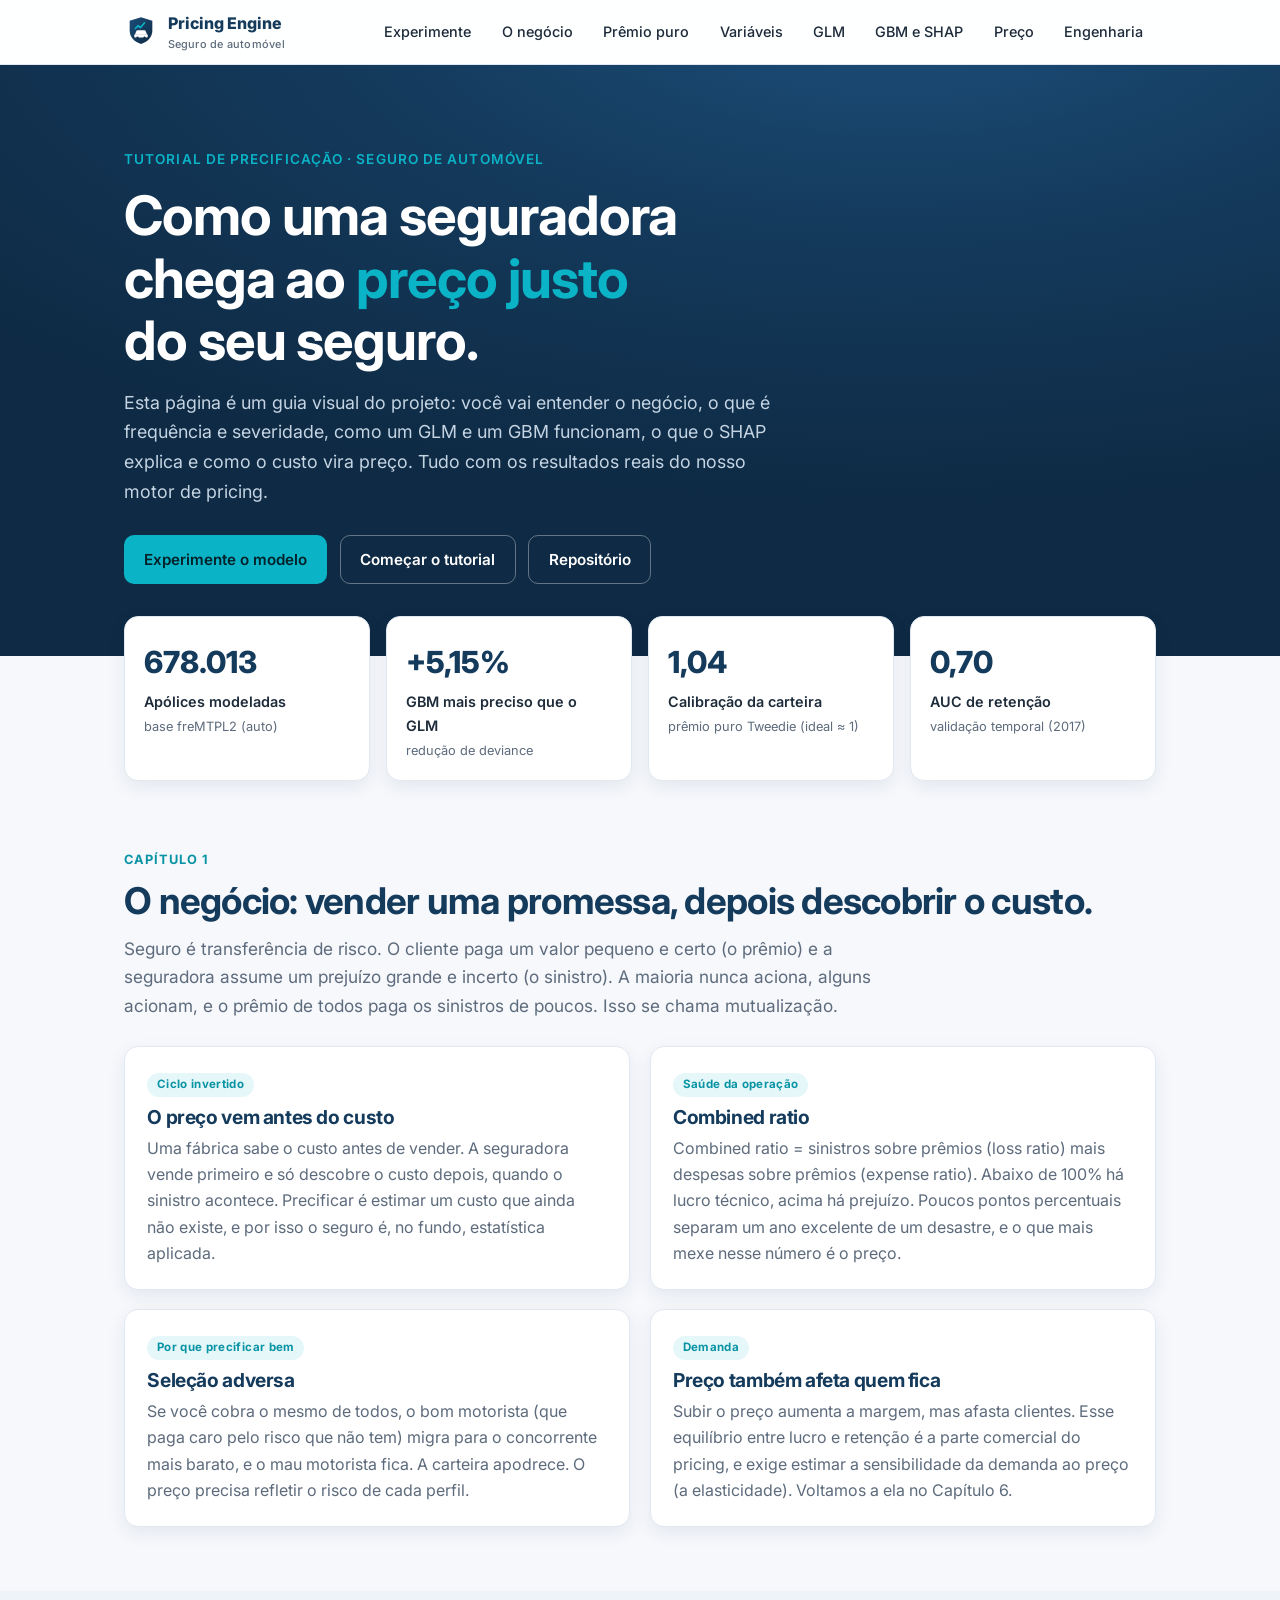
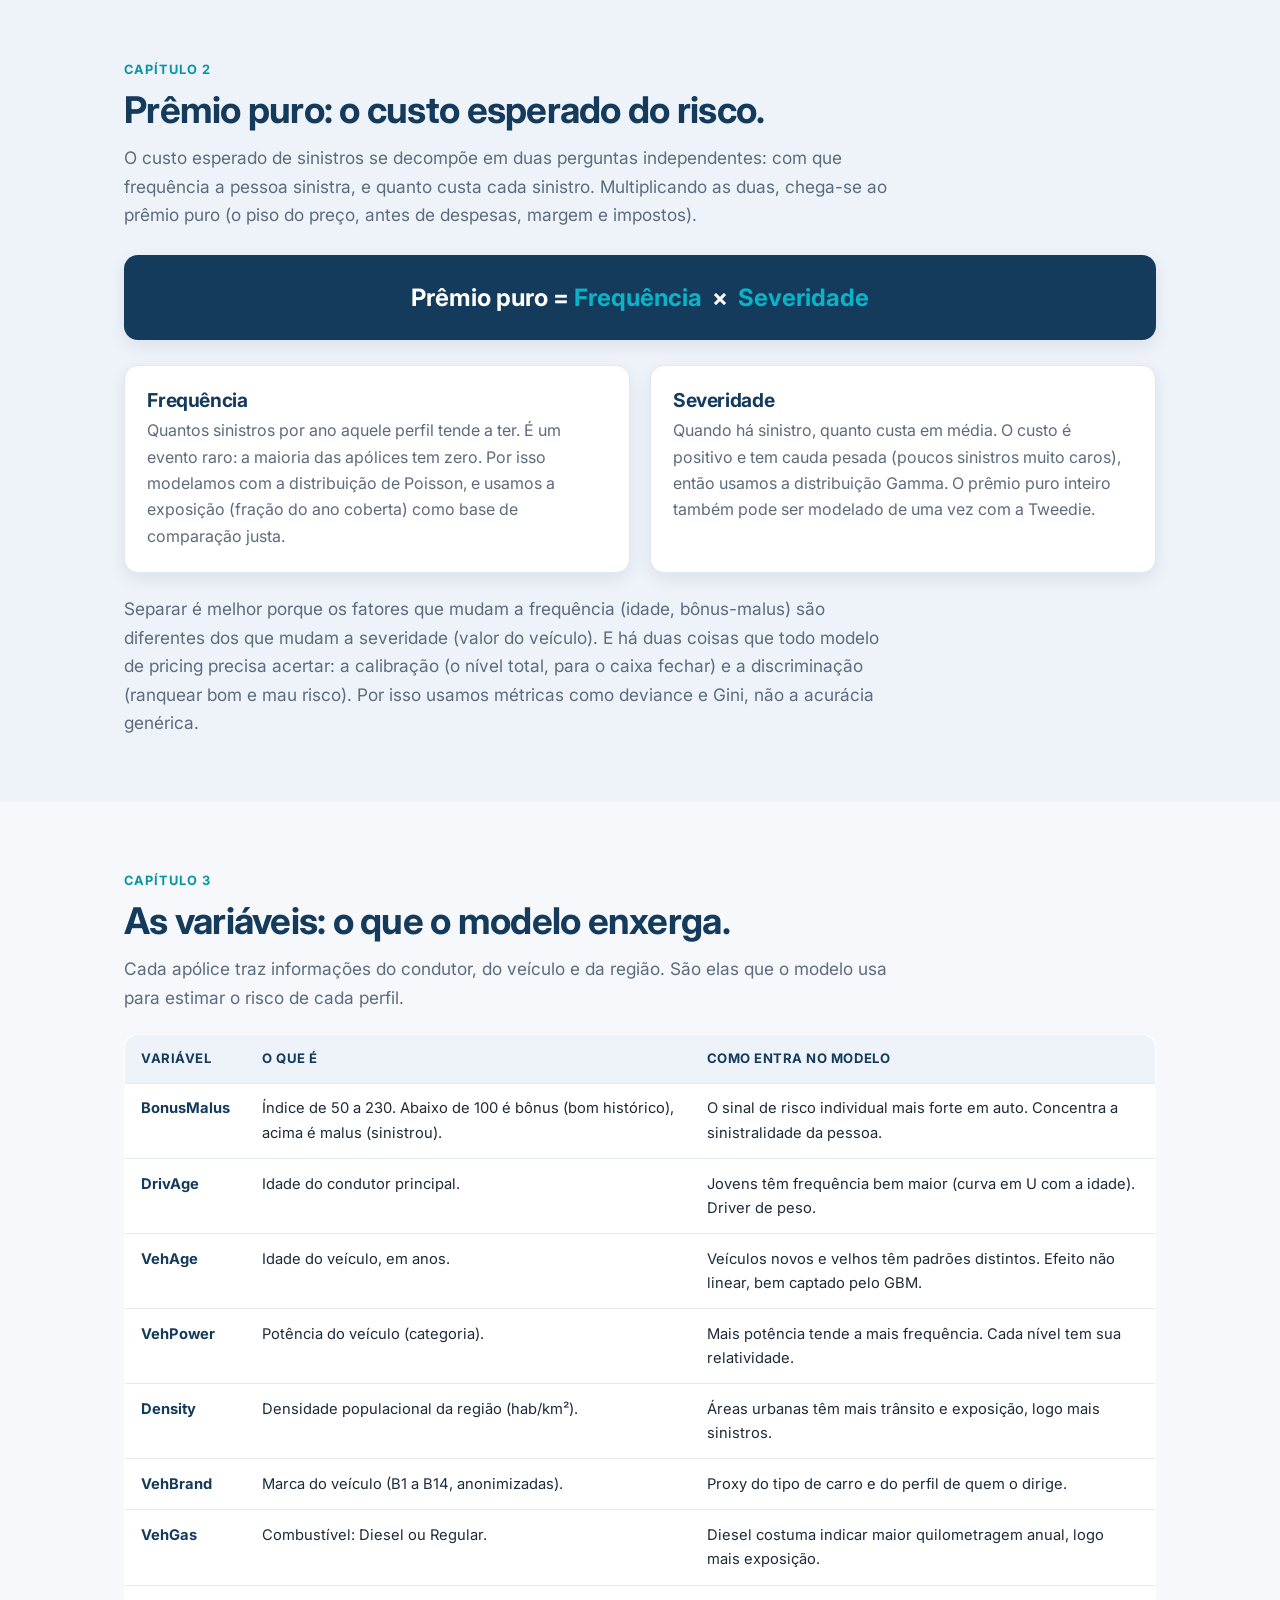
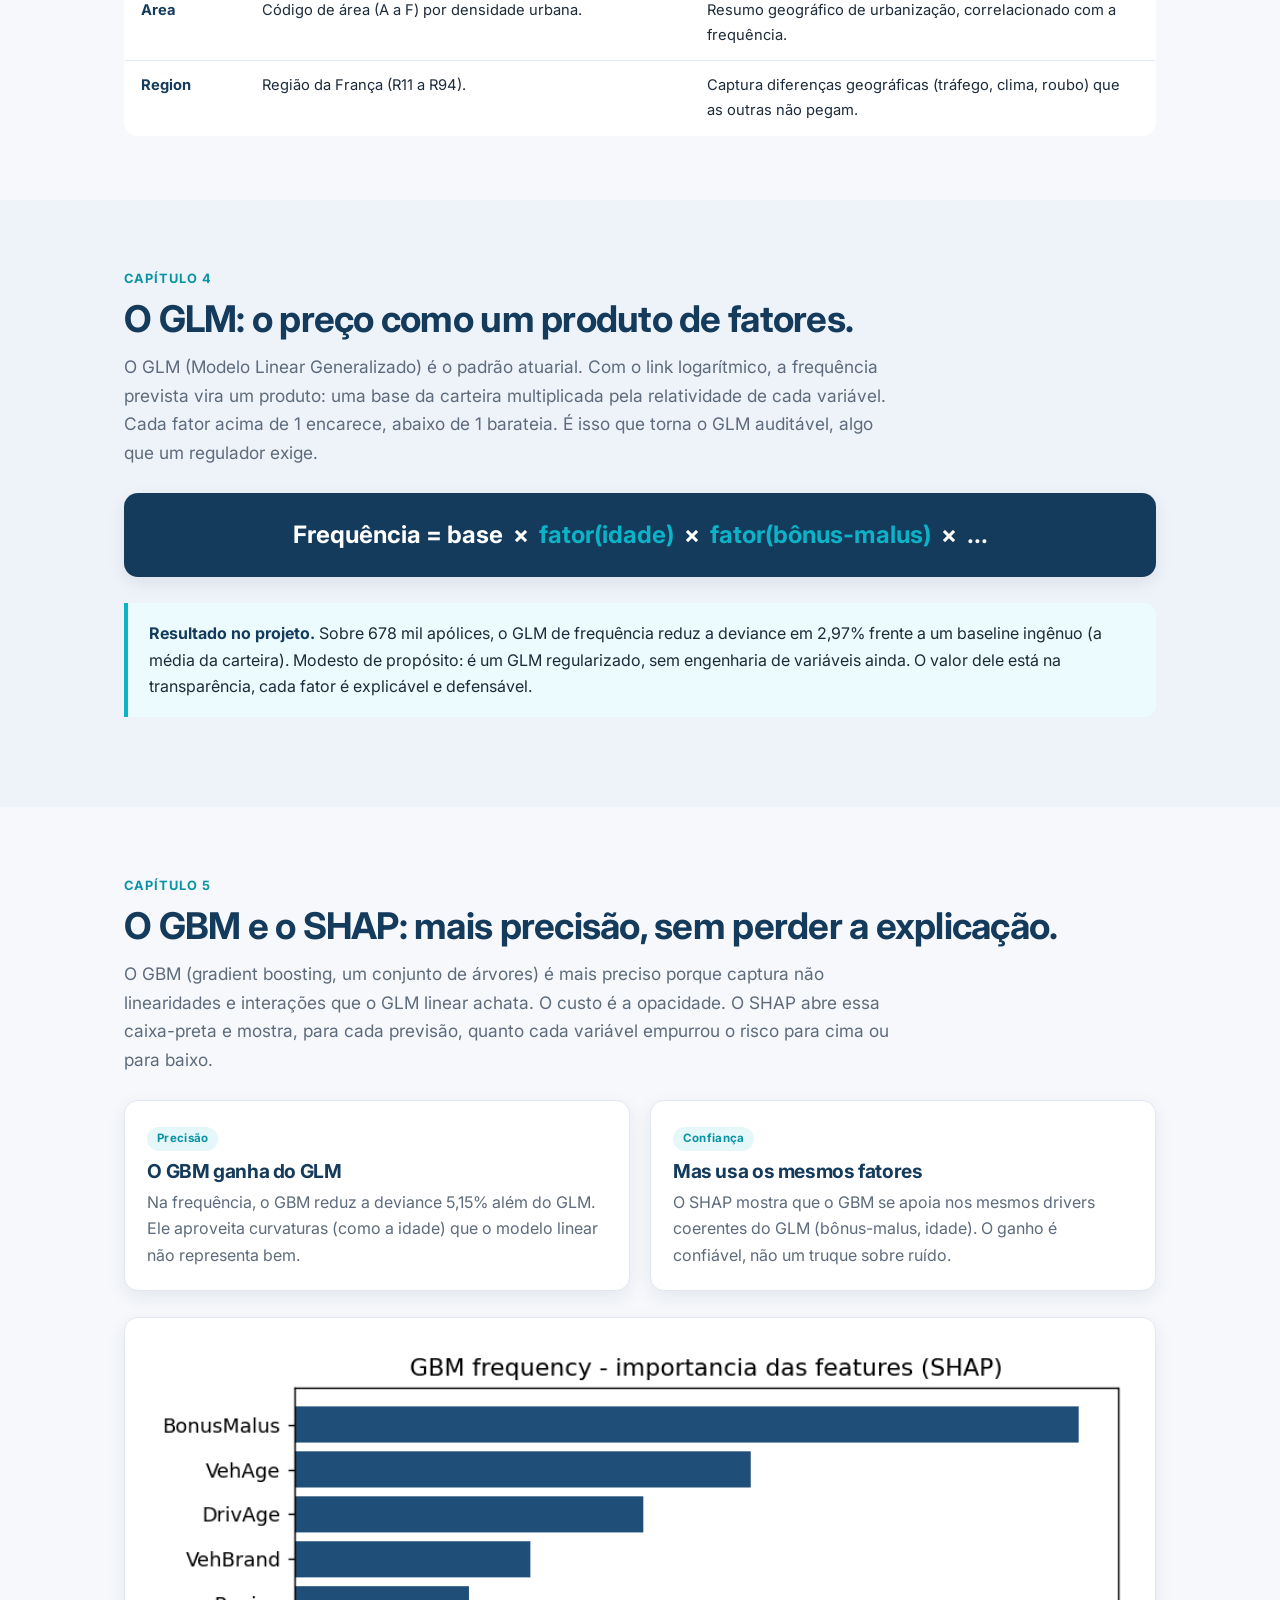
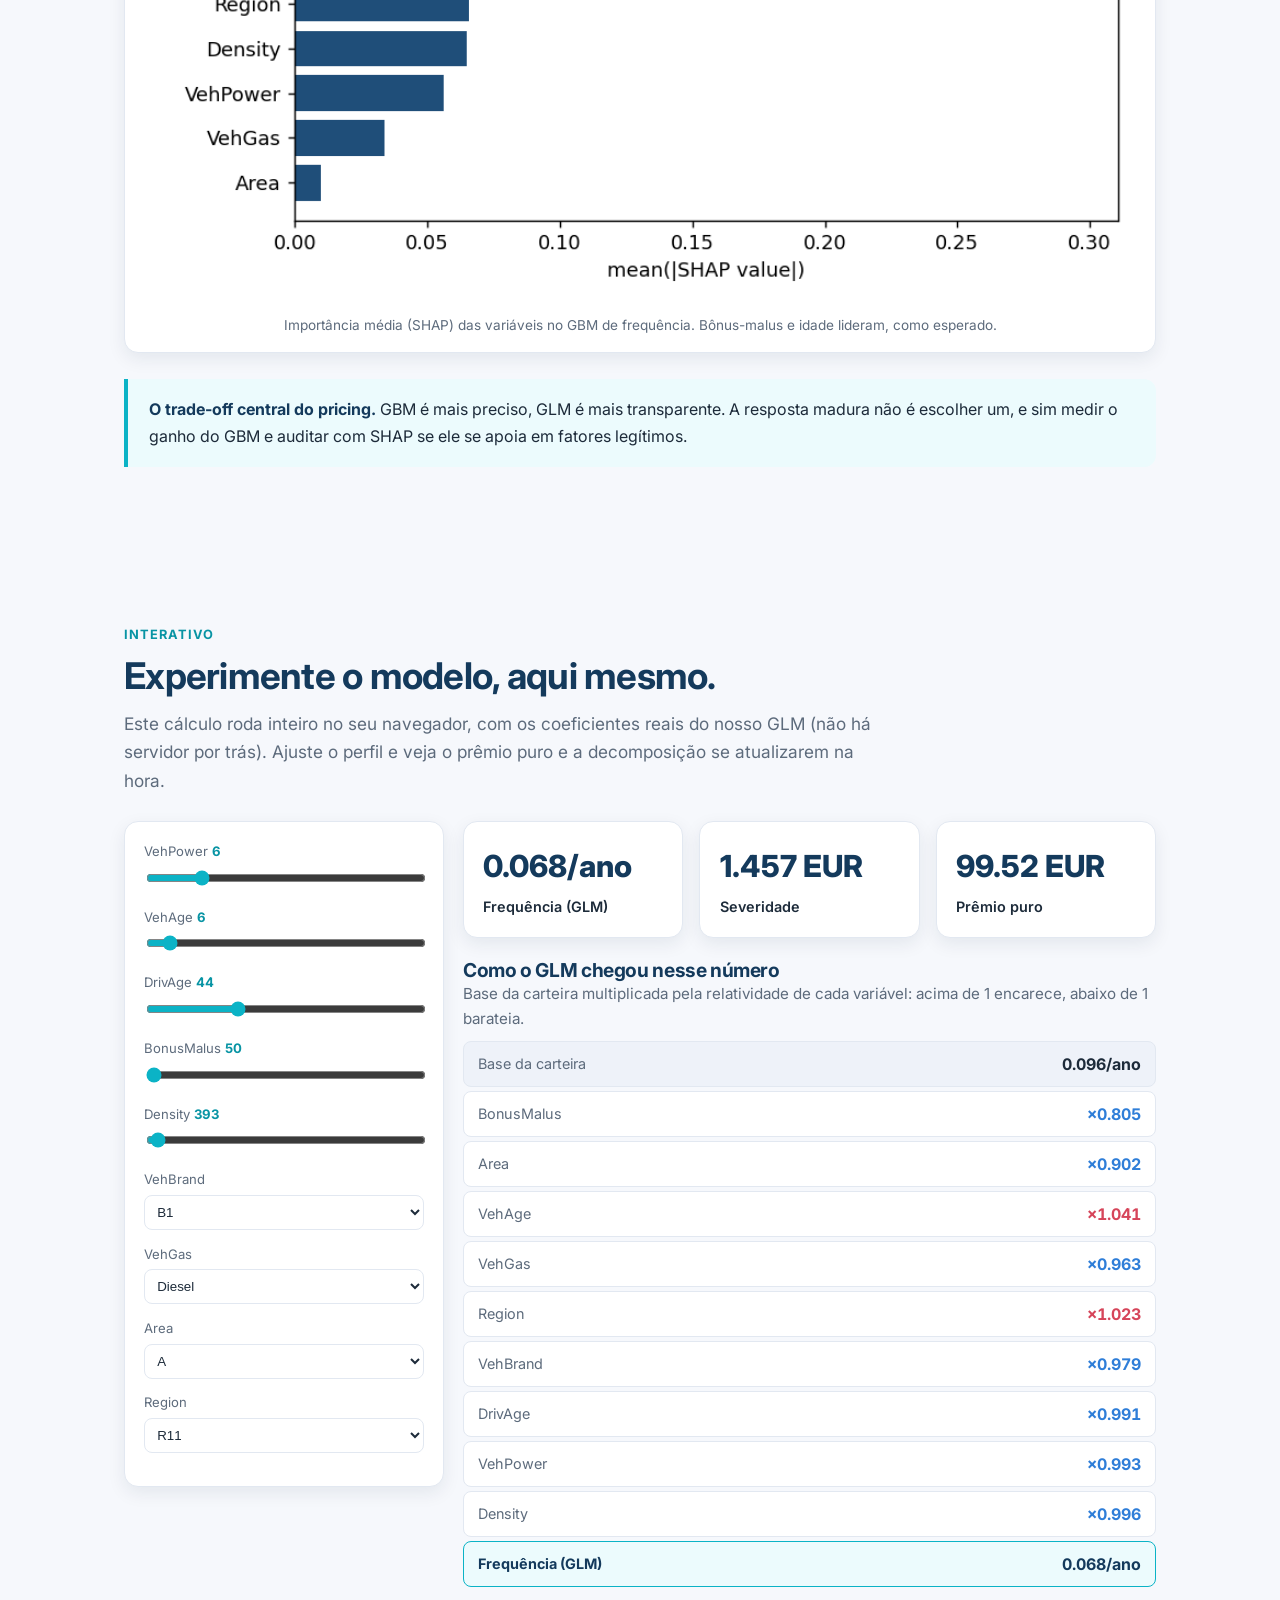
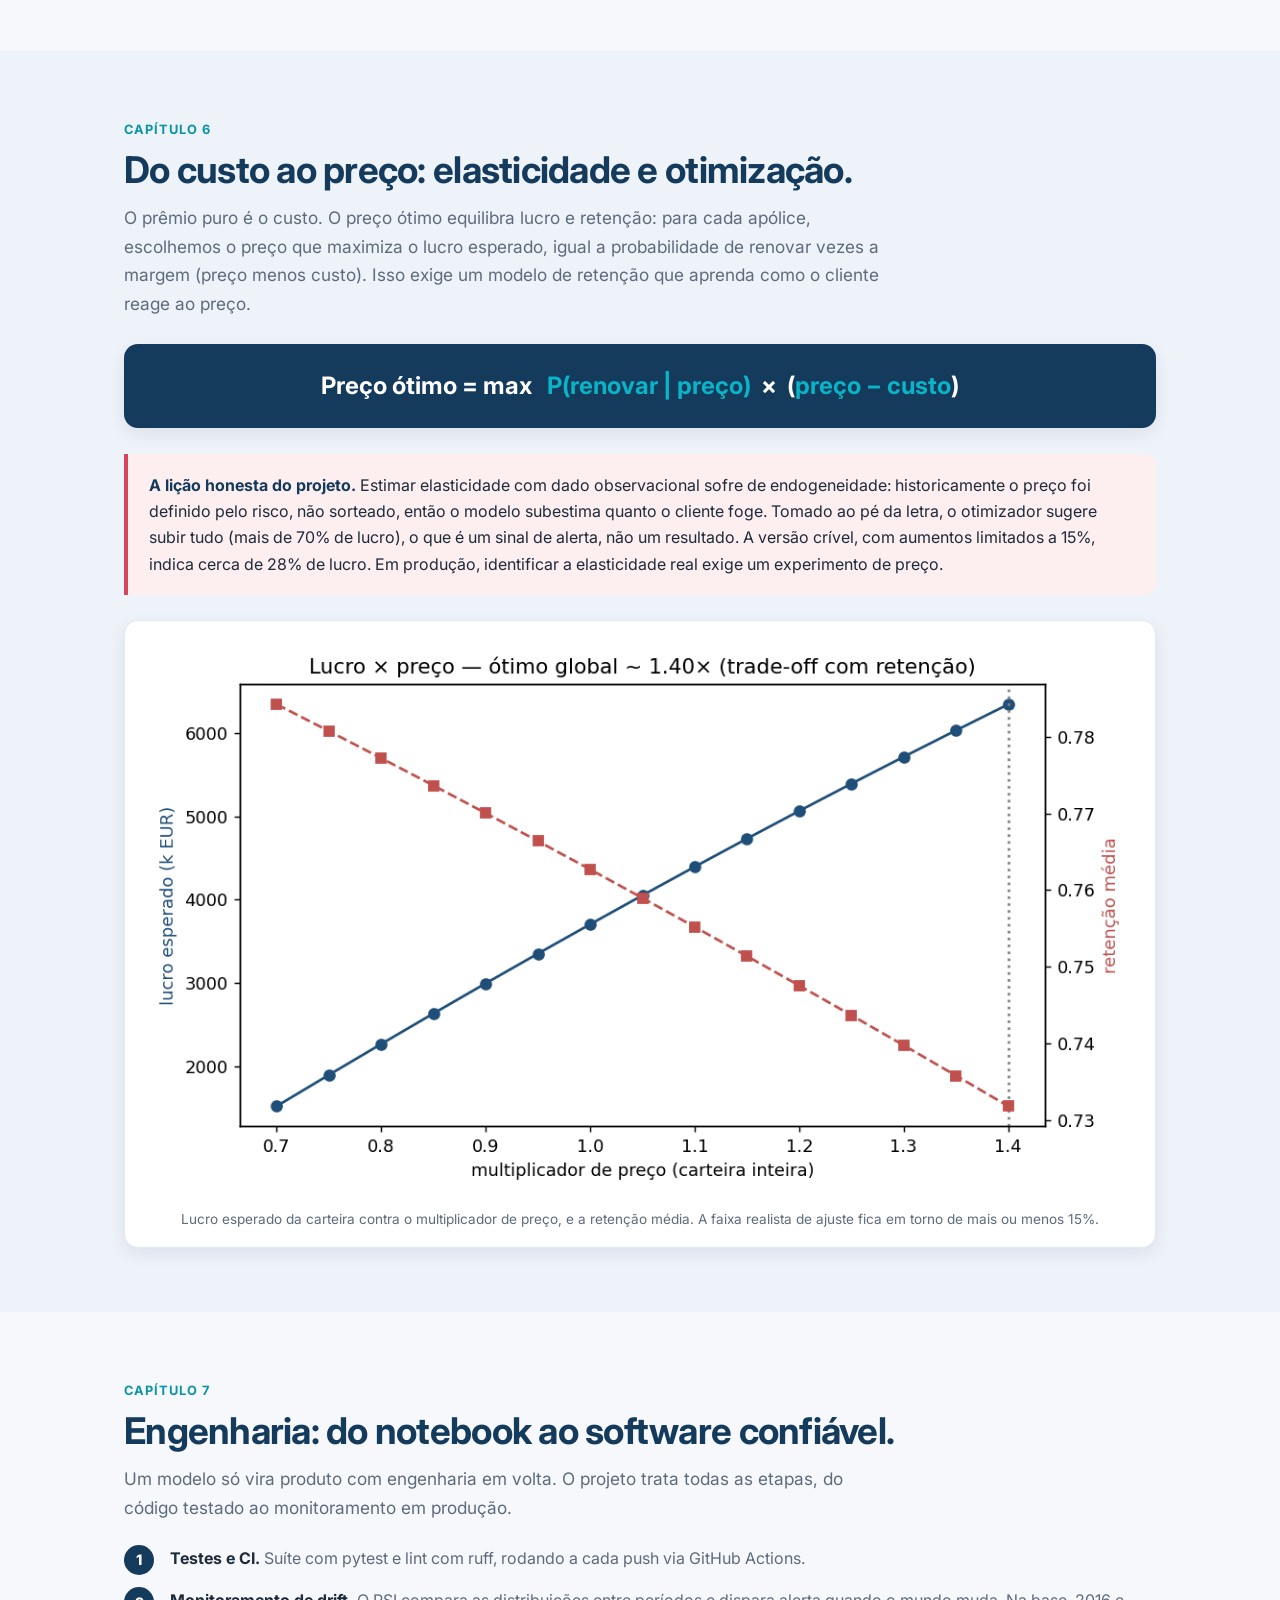
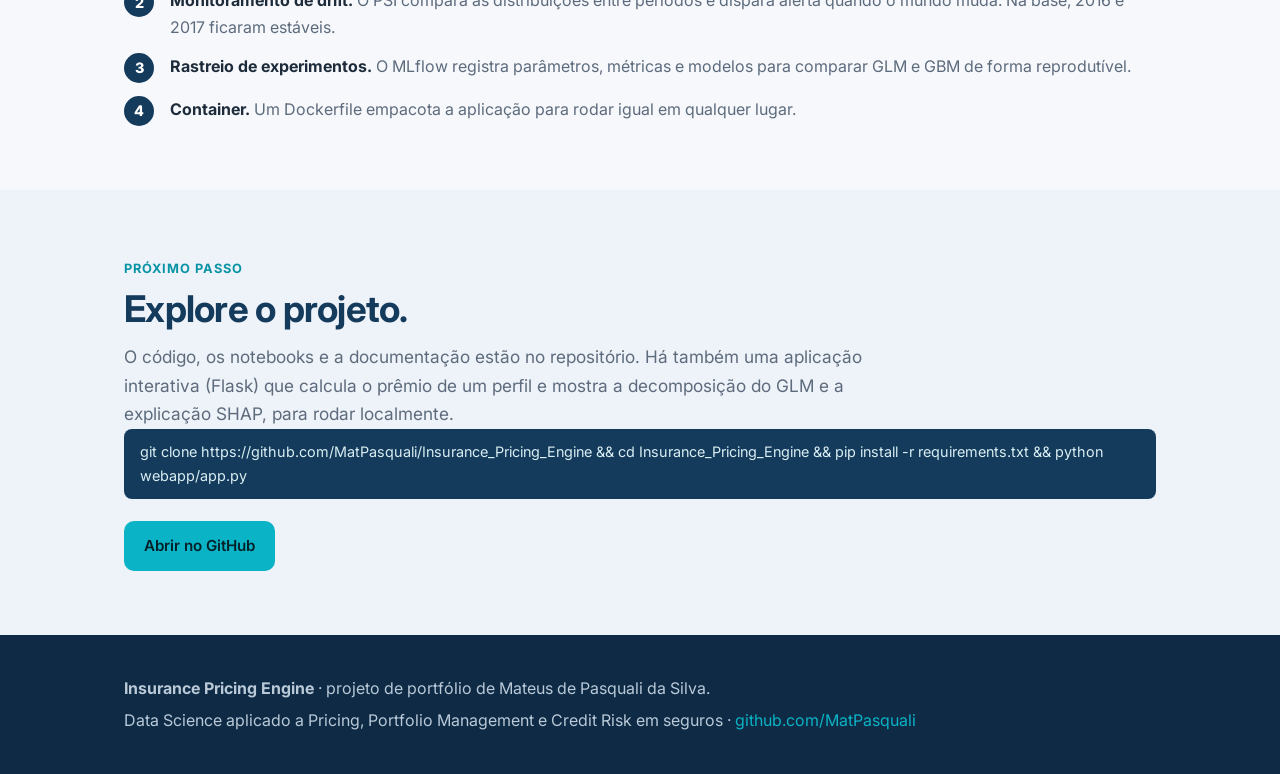
<file: docs/index.html>
<!DOCTYPE html>
<html lang="pt-BR">
<head>
  <meta charset="UTF-8" />
  <meta name="viewport" content="width=device-width, initial-scale=1.0" />
  <title>Insurance Pricing Engine — como uma seguradora precifica um seguro de automóvel</title>
  <meta name="description" content="Tutorial visual de como funciona um motor de precificação de seguro de automóvel: negócio, demanda, frequência, severidade, GLM, GBM e SHAP, com resultados reais." />
  <meta property="og:title" content="Insurance Pricing Engine — tutorial de pricing de auto" />
  <meta property="og:description" content="Do negócio ao modelo: frequência, severidade, GLM, GBM, SHAP e otimização de prêmio, explicados com resultados reais." />
  <meta property="og:type" content="website" />
  <link rel="preconnect" href="https://fonts.googleapis.com" />
  <link rel="preconnect" href="https://fonts.gstatic.com" crossorigin />
  <link href="https://fonts.googleapis.com/css2?family=Inter:wght@400;500;600;700;800&family=JetBrains+Mono:wght@400;500&display=swap" rel="stylesheet" />
  <link rel="stylesheet" href="assets/site.css" />
  <link rel="icon" type="image/svg+xml" href="data:image/svg+xml,%3Csvg xmlns='http://www.w3.org/2000/svg' viewBox='0 0 48 48'%3E%3Cpath d='M24 3l16 5v14c0 10-7 16-16 19C15 38 8 32 8 22V8z' fill='%23143a5c'/%3E%3Cpath d='M16 19l4-4 3 3 6-7' fill='none' stroke='%230bb3c6' stroke-width='2.4' stroke-linecap='round' stroke-linejoin='round'/%3E%3C/svg%3E" />
</head>
<body>

  <!-- LOGO (reutilizada) definida como template inline -->
  <header class="site-header">
    <div class="container nav">
      <a class="brand" href="#topo" aria-label="Início">
        <svg viewBox="0 0 48 48" width="34" height="34" aria-hidden="true">
          <defs><linearGradient id="lg" x1="0" y1="0" x2="1" y2="1"><stop offset="0" stop-color="#1c4e7a"/><stop offset="1" stop-color="#0e2a44"/></linearGradient></defs>
          <path d="M24 3l16 5v14c0 10-7 16-16 19C15 38 8 32 8 22V8z" fill="url(#lg)"/>
          <path d="M15.5 27.5h17l-1.8-4.6c-.3-.8-1-1.3-1.9-1.3H19.2c-.9 0-1.6.5-1.9 1.3l-1.8 4.6z" fill="#fff"/>
          <rect x="14.5" y="27" width="19" height="4.6" rx="1.3" fill="#fff"/>
          <circle cx="19" cy="32" r="1.6" fill="#0e2a44"/><circle cx="29" cy="32" r="1.6" fill="#0e2a44"/>
          <path d="M16 19l4-4 3 3 6-7" fill="none" stroke="#0bb3c6" stroke-width="2.3" stroke-linecap="round" stroke-linejoin="round"/>
        </svg>
        <span>Pricing Engine<small>Seguro de automóvel</small></span>
      </a>
      <nav class="nav-links" aria-label="Seções">
        <a href="#experimente">Experimente</a>
        <a href="#negocio">O negócio</a>
        <a href="#premio">Prêmio puro</a>
        <a href="#variaveis">Variáveis</a>
        <a href="#glm">GLM</a>
        <a href="#gbm">GBM e SHAP</a>
        <a href="#preco">Preço</a>
        <a href="#engenharia">Engenharia</a>
      </nav>
    </div>
  </header>

  <!-- HERO -->
  <section class="hero" id="topo">
    <div class="container">
      <span class="eyebrow">Tutorial de precificação · Seguro de automóvel</span>
      <h1>Como uma seguradora chega ao <span class="accent">preço justo</span> do seu seguro.</h1>
      <p class="lead">Esta página é um guia visual do projeto: você vai entender o negócio, o que é frequência e severidade, como um GLM e um GBM funcionam, o que o SHAP explica e como o custo vira preço. Tudo com os resultados reais do nosso motor de pricing.</p>
      <div class="ctas">
        <a class="btn btn-primary" href="#experimente">Experimente o modelo</a>
        <a class="btn btn-ghost" href="#negocio">Começar o tutorial</a>
        <a class="btn btn-ghost" href="https://github.com/MatPasquali/Insurance_Pricing_Engine" target="_blank" rel="noopener">Repositório</a>
      </div>
    </div>
  </section>

  <!-- MÉTRICAS -->
  <div class="metrics"><div class="container"><div class="metrics-grid">
    <div class="metric"><div class="v">678.013</div><div class="l">Apólices modeladas</div><div class="d">base freMTPL2 (auto)</div></div>
    <div class="metric"><div class="v">+5,15%</div><div class="l">GBM mais preciso que o GLM</div><div class="d">redução de deviance</div></div>
    <div class="metric"><div class="v">1,04</div><div class="l">Calibração da carteira</div><div class="d">prêmio puro Tweedie (ideal ≈ 1)</div></div>
    <div class="metric"><div class="v">0,70</div><div class="l">AUC de retenção</div><div class="d">validação temporal (2017)</div></div>
  </div></div></div>

  <!-- O NEGÓCIO -->
  <section id="negocio">
    <div class="container">
      <span class="eyebrow">Capítulo 1</span>
      <h2 class="s-title">O negócio: vender uma promessa, depois descobrir o custo.</h2>
      <p class="s-lead">Seguro é transferência de risco. O cliente paga um valor pequeno e certo (o prêmio) e a seguradora assume um prejuízo grande e incerto (o sinistro). A maioria nunca aciona, alguns acionam, e o prêmio de todos paga os sinistros de poucos. Isso se chama mutualização.</p>
      <div class="grid">
        <div class="card">
          <span class="tag">Ciclo invertido</span>
          <h3>O preço vem antes do custo</h3>
          <p>Uma fábrica sabe o custo antes de vender. A seguradora vende primeiro e só descobre o custo depois, quando o sinistro acontece. Precificar é estimar um custo que ainda não existe, e por isso o seguro é, no fundo, estatística aplicada.</p>
        </div>
        <div class="card">
          <span class="tag">Saúde da operação</span>
          <h3>Combined ratio</h3>
          <p>Combined ratio = sinistros sobre prêmios (loss ratio) mais despesas sobre prêmios (expense ratio). Abaixo de 100% há lucro técnico, acima há prejuízo. Poucos pontos percentuais separam um ano excelente de um desastre, e o que mais mexe nesse número é o preço.</p>
        </div>
        <div class="card">
          <span class="tag">Por que precificar bem</span>
          <h3>Seleção adversa</h3>
          <p>Se você cobra o mesmo de todos, o bom motorista (que paga caro pelo risco que não tem) migra para o concorrente mais barato, e o mau motorista fica. A carteira apodrece. O preço precisa refletir o risco de cada perfil.</p>
        </div>
        <div class="card">
          <span class="tag">Demanda</span>
          <h3>Preço também afeta quem fica</h3>
          <p>Subir o preço aumenta a margem, mas afasta clientes. Esse equilíbrio entre lucro e retenção é a parte comercial do pricing, e exige estimar a sensibilidade da demanda ao preço (a elasticidade). Voltamos a ela no Capítulo 6.</p>
        </div>
      </div>
    </div>
  </section>

  <!-- PRÊMIO PURO -->
  <section id="premio" class="alt">
    <div class="container">
      <span class="eyebrow">Capítulo 2</span>
      <h2 class="s-title">Prêmio puro: o custo esperado do risco.</h2>
      <p class="s-lead">O custo esperado de sinistros se decompõe em duas perguntas independentes: com que frequência a pessoa sinistra, e quanto custa cada sinistro. Multiplicando as duas, chega-se ao prêmio puro (o piso do preço, antes de despesas, margem e impostos).</p>
      <div class="formula">Prêmio puro = <b>Frequência</b> &nbsp;×&nbsp; <b>Severidade</b></div>
      <div class="grid">
        <div class="card"><h3>Frequência</h3><p>Quantos sinistros por ano aquele perfil tende a ter. É um evento raro: a maioria das apólices tem zero. Por isso modelamos com a distribuição de Poisson, e usamos a exposição (fração do ano coberta) como base de comparação justa.</p></div>
        <div class="card"><h3>Severidade</h3><p>Quando há sinistro, quanto custa em média. O custo é positivo e tem cauda pesada (poucos sinistros muito caros), então usamos a distribuição Gamma. O prêmio puro inteiro também pode ser modelado de uma vez com a Tweedie.</p></div>
      </div>
      <p class="s-lead" style="margin-top:1.4rem">Separar é melhor porque os fatores que mudam a frequência (idade, bônus-malus) são diferentes dos que mudam a severidade (valor do veículo). E há duas coisas que todo modelo de pricing precisa acertar: a calibração (o nível total, para o caixa fechar) e a discriminação (ranquear bom e mau risco). Por isso usamos métricas como deviance e Gini, não a acurácia genérica.</p>
    </div>
  </section>

  <!-- VARIÁVEIS -->
  <section id="variaveis">
    <div class="container">
      <span class="eyebrow">Capítulo 3</span>
      <h2 class="s-title">As variáveis: o que o modelo enxerga.</h2>
      <p class="s-lead">Cada apólice traz informações do condutor, do veículo e da região. São elas que o modelo usa para estimar o risco de cada perfil.</p>
      <table class="vartable">
        <thead><tr><th>Variável</th><th>O que é</th><th>Como entra no modelo</th></tr></thead>
        <tbody>
          <tr><td>BonusMalus</td><td>Índice de 50 a 230. Abaixo de 100 é bônus (bom histórico), acima é malus (sinistrou).</td><td>O sinal de risco individual mais forte em auto. Concentra a sinistralidade da pessoa.</td></tr>
          <tr><td>DrivAge</td><td>Idade do condutor principal.</td><td>Jovens têm frequência bem maior (curva em U com a idade). Driver de peso.</td></tr>
          <tr><td>VehAge</td><td>Idade do veículo, em anos.</td><td>Veículos novos e velhos têm padrões distintos. Efeito não linear, bem captado pelo GBM.</td></tr>
          <tr><td>VehPower</td><td>Potência do veículo (categoria).</td><td>Mais potência tende a mais frequência. Cada nível tem sua relatividade.</td></tr>
          <tr><td>Density</td><td>Densidade populacional da região (hab/km²).</td><td>Áreas urbanas têm mais trânsito e exposição, logo mais sinistros.</td></tr>
          <tr><td>VehBrand</td><td>Marca do veículo (B1 a B14, anonimizadas).</td><td>Proxy do tipo de carro e do perfil de quem o dirige.</td></tr>
          <tr><td>VehGas</td><td>Combustível: Diesel ou Regular.</td><td>Diesel costuma indicar maior quilometragem anual, logo mais exposição.</td></tr>
          <tr><td>Area</td><td>Código de área (A a F) por densidade urbana.</td><td>Resumo geográfico de urbanização, correlacionado com a frequência.</td></tr>
          <tr><td>Region</td><td>Região da França (R11 a R94).</td><td>Captura diferenças geográficas (tráfego, clima, roubo) que as outras não pegam.</td></tr>
        </tbody>
      </table>
    </div>
  </section>

  <!-- GLM -->
  <section id="glm" class="alt">
    <div class="container">
      <span class="eyebrow">Capítulo 4</span>
      <h2 class="s-title">O GLM: o preço como um produto de fatores.</h2>
      <p class="s-lead">O GLM (Modelo Linear Generalizado) é o padrão atuarial. Com o link logarítmico, a frequência prevista vira um produto: uma base da carteira multiplicada pela relatividade de cada variável. Cada fator acima de 1 encarece, abaixo de 1 barateia. É isso que torna o GLM auditável, algo que um regulador exige.</p>
      <div class="formula">Frequência = base &nbsp;×&nbsp; <b>fator(idade)</b> &nbsp;×&nbsp; <b>fator(bônus-malus)</b> &nbsp;×&nbsp; ...</div>
      <div class="callout">
        <b>Resultado no projeto.</b> Sobre 678 mil apólices, o GLM de frequência reduz a deviance em 2,97% frente a um baseline ingênuo (a média da carteira). Modesto de propósito: é um GLM regularizado, sem engenharia de variáveis ainda. O valor dele está na transparência, cada fator é explicável e defensável.
      </div>
    </div>
  </section>

  <!-- GBM + SHAP -->
  <section id="gbm">
    <div class="container">
      <span class="eyebrow">Capítulo 5</span>
      <h2 class="s-title">O GBM e o SHAP: mais precisão, sem perder a explicação.</h2>
      <p class="s-lead">O GBM (gradient boosting, um conjunto de árvores) é mais preciso porque captura não linearidades e interações que o GLM linear achata. O custo é a opacidade. O SHAP abre essa caixa-preta e mostra, para cada previsão, quanto cada variável empurrou o risco para cima ou para baixo.</p>
      <div class="grid">
        <div class="card"><span class="tag">Precisão</span><h3>O GBM ganha do GLM</h3><p>Na frequência, o GBM reduz a deviance 5,15% além do GLM. Ele aproveita curvaturas (como a idade) que o modelo linear não representa bem.</p></div>
        <div class="card"><span class="tag">Confiança</span><h3>Mas usa os mesmos fatores</h3><p>O SHAP mostra que o GBM se apoia nos mesmos drivers coerentes do GLM (bônus-malus, idade). O ganho é confiável, não um truque sobre ruído.</p></div>
      </div>
      <figure class="figure">
        <img src="assets/shap_gbm_frequency.png" alt="Importância das variáveis do GBM medida por SHAP" />
        <figcaption>Importância média (SHAP) das variáveis no GBM de frequência. Bônus-malus e idade lideram, como esperado.</figcaption>
      </figure>
      <div class="callout"><b>O trade-off central do pricing.</b> GBM é mais preciso, GLM é mais transparente. A resposta madura não é escolher um, e sim medir o ganho do GBM e auditar com SHAP se ele se apoia em fatores legítimos.</div>
    </div>
  </section>

  <!-- INTERATIVO -->
  <section id="experimente">
    <div class="container">
      <span class="eyebrow">Interativo</span>
      <h2 class="s-title">Experimente o modelo, aqui mesmo.</h2>
      <p class="s-lead">Este cálculo roda inteiro no seu navegador, com os coeficientes reais do nosso GLM (não há servidor por trás). Ajuste o perfil e veja o prêmio puro e a decomposição se atualizarem na hora.</p>
      <div class="calc">
        <form id="calc-form" class="calc-form" aria-label="Perfil do segurado"></form>
        <div class="calc-out">
          <div class="metrics-grid" style="grid-template-columns:repeat(3,1fr)">
            <div class="metric"><div class="v" id="c-freq">—</div><div class="l">Frequência (GLM)</div></div>
            <div class="metric"><div class="v" id="c-sev">—</div><div class="l">Severidade</div></div>
            <div class="metric"><div class="v" id="c-premio">—</div><div class="l">Prêmio puro</div></div>
          </div>
          <h3 style="margin-top:1.3rem">Como o GLM chegou nesse número</h3>
          <p class="s-lead" style="font-size:.95rem">Base da carteira multiplicada pela relatividade de cada variável: acima de 1 encarece, abaixo de 1 barateia.</p>
          <div id="c-decomp" class="decomp"></div>
        </div>
      </div>
    </div>
  </section>

  <!-- DO CUSTO AO PREÇO -->
  <section id="preco" class="alt">
    <div class="container">
      <span class="eyebrow">Capítulo 6</span>
      <h2 class="s-title">Do custo ao preço: elasticidade e otimização.</h2>
      <p class="s-lead">O prêmio puro é o custo. O preço ótimo equilibra lucro e retenção: para cada apólice, escolhemos o preço que maximiza o lucro esperado, igual a probabilidade de renovar vezes a margem (preço menos custo). Isso exige um modelo de retenção que aprenda como o cliente reage ao preço.</p>
      <div class="formula">Preço ótimo = max &nbsp; <b>P(renovar | preço)</b> &nbsp;×&nbsp; (<b>preço − custo</b>)</div>
      <div class="callout warn">
        <b>A lição honesta do projeto.</b> Estimar elasticidade com dado observacional sofre de endogeneidade: historicamente o preço foi definido pelo risco, não sorteado, então o modelo subestima quanto o cliente foge. Tomado ao pé da letra, o otimizador sugere subir tudo (mais de 70% de lucro), o que é um sinal de alerta, não um resultado. A versão crível, com aumentos limitados a 15%, indica cerca de 28% de lucro. Em produção, identificar a elasticidade real exige um experimento de preço.
      </div>
      <figure class="figure">
        <img src="assets/v2_profit_vs_price.png" alt="Curva de lucro esperado contra multiplicador de preço, com a retenção média" />
        <figcaption>Lucro esperado da carteira contra o multiplicador de preço, e a retenção média. A faixa realista de ajuste fica em torno de mais ou menos 15%.</figcaption>
      </figure>
    </div>
  </section>

  <!-- ENGENHARIA -->
  <section id="engenharia">
    <div class="container">
      <span class="eyebrow">Capítulo 7</span>
      <h2 class="s-title">Engenharia: do notebook ao software confiável.</h2>
      <p class="s-lead">Um modelo só vira produto com engenharia em volta. O projeto trata todas as etapas, do código testado ao monitoramento em produção.</p>
      <div class="steps">
        <div class="step"><span class="n">1</span><p><b>Testes e CI.</b> Suíte com pytest e lint com ruff, rodando a cada push via GitHub Actions.</p></div>
        <div class="step"><span class="n">2</span><p><b>Monitoramento de drift.</b> O PSI compara as distribuições entre períodos e dispara alerta quando o mundo muda. Na base, 2016 e 2017 ficaram estáveis.</p></div>
        <div class="step"><span class="n">3</span><p><b>Rastreio de experimentos.</b> O MLflow registra parâmetros, métricas e modelos para comparar GLM e GBM de forma reprodutível.</p></div>
        <div class="step"><span class="n">4</span><p><b>Container.</b> Um Dockerfile empacota a aplicação para rodar igual em qualquer lugar.</p></div>
      </div>
    </div>
  </section>

  <!-- EXPLORE -->
  <section id="explore" class="alt">
    <div class="container">
      <span class="eyebrow">Próximo passo</span>
      <h2 class="s-title">Explore o projeto.</h2>
      <p class="s-lead">O código, os notebooks e a documentação estão no repositório. Há também uma aplicação interativa (Flask) que calcula o prêmio de um perfil e mostra a decomposição do GLM e a explicação SHAP, para rodar localmente.</p>
      <p class="codeline">git clone https://github.com/MatPasquali/Insurance_Pricing_Engine &amp;&amp; cd Insurance_Pricing_Engine &amp;&amp; pip install -r requirements.txt &amp;&amp; python webapp/app.py</p>
      <div class="ctas" style="margin-top:1.4rem">
        <a class="btn btn-primary" href="https://github.com/MatPasquali/Insurance_Pricing_Engine" target="_blank" rel="noopener">Abrir no GitHub</a>
      </div>
    </div>
  </section>

  <footer>
    <div class="container">
      <p><strong>Insurance Pricing Engine</strong> · projeto de portfólio de Mateus de Pasquali da Silva.</p>
      <p style="margin-top:.4rem">Data Science aplicado a Pricing, Portfolio Management e Credit Risk em seguros · <a href="https://github.com/MatPasquali" target="_blank" rel="noopener">github.com/MatPasquali</a></p>
    </div>
  </footer>

  <script src="assets/predict.js"></script>
</body>
</html>
</file>
<file: docs/assets/site.css>
/* Insurance Pricing Engine — site tutorial (GitHub Pages)
   Identidade: Inter + JetBrains Mono, navy + accent ciano, claro e tecnológico. */
:root {
  --bg: #f6f8fc;
  --bg-soft: #eef2f9;
  --card: #ffffff;
  --primary: #143a5c;
  --primary-d: #0e2a44;
  --accent: #0bb3c6;
  --accent-d: #0894a4;
  --ink: #1d2b3a;
  --muted: #5d6b7c;
  --border: #e2e8f1;
  --up: #d6455a;
  --down: #2f7ed8;
  --good: #1f9d6b;
  --shadow-md: 0 6px 18px rgba(16, 42, 68, .08);
  --shadow-lg: 0 16px 40px rgba(16, 42, 68, .12);
  --radius: 14px;
}
* { box-sizing: border-box; }
html { scroll-behavior: smooth; }
body {
  margin: 0;
  font-family: 'Inter', system-ui, 'Segoe UI', sans-serif;
  color: var(--ink);
  background: var(--bg);
  line-height: 1.65;
  -webkit-font-smoothing: antialiased;
}
h1, h2, h3 { color: var(--primary); letter-spacing: -.02em; line-height: 1.15; margin: 0; }
h1 { font-size: clamp(2rem, 5vw, 3.4rem); }
h2 { font-size: clamp(1.6rem, 3.2vw, 2.3rem); }
h3 { font-size: 1.2rem; }
p { margin: 0; }
a { color: var(--accent-d); text-decoration: none; }
code, pre { font-family: 'JetBrains Mono', monospace; }
.container { max-width: 1080px; margin: 0 auto; padding: 0 1.5rem; }
.accent { color: var(--accent); }

/* Header */
.site-header {
  position: sticky; top: 0; z-index: 50;
  background: rgba(255, 255, 255, .9); backdrop-filter: blur(10px);
  border-bottom: 1px solid var(--border);
}
.nav { display: flex; align-items: center; justify-content: space-between; height: 64px; }
.brand { display: flex; align-items: center; gap: .6rem; font-weight: 800; color: var(--primary); }
.brand small { display: block; font-weight: 500; font-size: .68rem; color: var(--muted); letter-spacing: .02em; }
.nav-links { display: flex; gap: .3rem; }
.nav-links a { padding: .45rem .8rem; border-radius: 8px; color: var(--ink); font-size: .9rem; font-weight: 500; }
.nav-links a:hover { background: var(--bg-soft); color: var(--primary); }
@media (max-width: 760px) { .nav-links { display: none; } }

/* Buttons */
.btn { display: inline-flex; align-items: center; gap: .5rem; padding: .7rem 1.2rem; border-radius: 10px;
  font-weight: 600; font-size: .95rem; cursor: pointer; border: 1px solid transparent; }
.btn-primary { background: var(--accent); color: #04222a; }
.btn-primary:hover { background: var(--accent-d); color: #fff; }
.btn-ghost { background: transparent; color: #fff; border-color: rgba(255, 255, 255, .35); }
.btn-ghost:hover { background: rgba(255, 255, 255, .12); }

/* Hero (faixa escura) */
.hero { background: radial-gradient(1200px 500px at 70% -10%, #1c4e7a 0%, var(--primary) 45%, var(--primary-d) 100%);
  color: #eaf2f8; padding: 5rem 0 4.5rem; }
.hero .eyebrow { color: var(--accent); font-weight: 600; font-size: .85rem; letter-spacing: .08em; text-transform: uppercase; }
.hero h1 { color: #fff; margin: .8rem 0 1rem; max-width: 16ch; }
.hero .lead { color: #c4d4e2; font-size: 1.12rem; max-width: 60ch; }
.hero .ctas { display: flex; gap: .8rem; margin-top: 1.8rem; flex-wrap: wrap; }

/* Métricas */
.metrics { margin-top: -2.5rem; }
.metrics-grid { display: grid; grid-template-columns: repeat(4, 1fr); gap: 1rem; }
@media (max-width: 760px) { .metrics-grid { grid-template-columns: repeat(2, 1fr); } }
.metric { background: var(--card); border: 1px solid var(--border); border-radius: var(--radius);
  padding: 1.2rem; box-shadow: var(--shadow-md); }
.metric .v { font-size: 1.9rem; font-weight: 800; color: var(--primary); }
.metric .l { font-size: .9rem; font-weight: 600; margin-top: .2rem; }
.metric .d { font-size: .8rem; color: var(--muted); margin-top: .15rem; }

/* Seções */
section { padding: 4rem 0; }
.eyebrow { color: var(--accent-d); font-weight: 700; font-size: .8rem; letter-spacing: .08em; text-transform: uppercase; }
.s-title { margin: .5rem 0 .8rem; }
.s-lead { color: var(--muted); font-size: 1.08rem; max-width: 70ch; }
.alt { background: var(--bg-soft); }

/* Fórmula */
.formula { background: var(--primary); color: #fff; border-radius: var(--radius); padding: 1.4rem 1.6rem;
  text-align: center; font-size: clamp(1.05rem, 2.4vw, 1.5rem); font-weight: 700; box-shadow: var(--shadow-md); margin: 1.6rem 0; }
.formula b { color: var(--accent); }

/* Grid de cards */
.grid { display: grid; grid-template-columns: repeat(2, 1fr); gap: 1.2rem; margin-top: 1.6rem; }
@media (max-width: 760px) { .grid { grid-template-columns: 1fr; } }
.card { background: var(--card); border: 1px solid var(--border); border-radius: var(--radius); padding: 1.4rem; box-shadow: var(--shadow-md); }
.card h3 { margin-bottom: .4rem; }
.card p { color: var(--muted); }
.card .tag { display: inline-block; font-size: .72rem; font-weight: 700; color: var(--accent-d);
  background: #e6f7f9; border-radius: 999px; padding: .15rem .6rem; margin-bottom: .6rem; letter-spacing: .03em; }

/* Tabela de variáveis */
.vartable { width: 100%; border-collapse: collapse; margin-top: 1.4rem; font-size: .92rem; background: var(--card);
  border: 1px solid var(--border); border-radius: var(--radius); overflow: hidden; }
.vartable th, .vartable td { padding: .8rem 1rem; text-align: left; vertical-align: top; border-bottom: 1px solid var(--border); }
.vartable th { background: var(--bg-soft); color: var(--primary); font-size: .82rem; text-transform: uppercase; letter-spacing: .04em; }
.vartable td:first-child { font-weight: 700; color: var(--primary); white-space: nowrap; }
.vartable tr:last-child td { border-bottom: 0; }

/* Figura */
.figure { margin: 1.6rem 0 0; background: var(--card); border: 1px solid var(--border); border-radius: var(--radius);
  padding: 1rem; box-shadow: var(--shadow-md); }
.figure img { width: 100%; border-radius: 8px; display: block; }
.figure figcaption { color: var(--muted); font-size: .85rem; margin-top: .6rem; text-align: center; }

/* Callout */
.callout { border-left: 4px solid var(--accent); background: #ecfbfd; border-radius: 0 12px 12px 0;
  padding: 1.1rem 1.3rem; margin: 1.6rem 0; }
.callout.warn { border-color: var(--up); background: #fdeef0; }
.callout b { color: var(--primary); }

/* Tabela de resultado simples */
.kv { width: 100%; border-collapse: collapse; margin-top: 1.2rem; font-size: .95rem; }
.kv td { padding: .55rem .4rem; border-bottom: 1px solid var(--border); }
.kv td:last-child { text-align: right; font-weight: 700; font-variant-numeric: tabular-nums; }

/* Steps */
.steps { display: grid; gap: .8rem; margin-top: 1.4rem; }
.step { display: flex; gap: 1rem; align-items: flex-start; }
.step .n { flex: none; width: 30px; height: 30px; border-radius: 50%; background: var(--primary); color: #fff;
  display: grid; place-items: center; font-weight: 800; font-size: .9rem; }
.step p { color: var(--muted); }
.step b { color: var(--ink); }

/* Footer */
footer { background: var(--primary-d); color: #b9c9d8; padding: 2.5rem 0; }
footer a { color: var(--accent); }
.codeline { background: var(--primary); color: #d8eef2; border-radius: 8px; padding: .7rem 1rem; font-size: .9rem; overflow-x: auto; }

/* Calculadora interativa */
.calc { display: grid; grid-template-columns: 320px 1fr; gap: 1.2rem; margin-top: 1.6rem; align-items: start; }
@media (max-width: 820px) { .calc { grid-template-columns: 1fr; } }
.calc-form { background: var(--card); border: 1px solid var(--border); border-radius: var(--radius); padding: 1.2rem; box-shadow: var(--shadow-md); }
.cfield { display: block; margin-bottom: .85rem; }
.cfield > span { display: block; font-size: .82rem; color: var(--muted); margin-bottom: .25rem; }
.cfield b { color: var(--accent-d); }
.cfield input[type=range] { width: 100%; accent-color: var(--accent); }
.cfield select { width: 100%; padding: .5rem; border-radius: 8px; border: 1px solid var(--border); background: #fff; color: var(--ink); }
.decomp { display: flex; flex-direction: column; gap: 4px; margin-top: .6rem; }
.d-row { display: flex; justify-content: space-between; align-items: center; padding: .55rem .85rem; background: var(--card); border: 1px solid var(--border); border-radius: 8px; }
.d-row > span { color: var(--muted); font-size: .9rem; }
.d-row b { font-variant-numeric: tabular-nums; }
.d-row .up { color: var(--up); }
.d-row .down { color: var(--down); }
.d-base { background: var(--bg-soft); }
.d-total { border-color: var(--accent); background: #ecfbfd; }
.d-total > span, .d-total b { color: var(--primary); font-weight: 700; }
</file>
